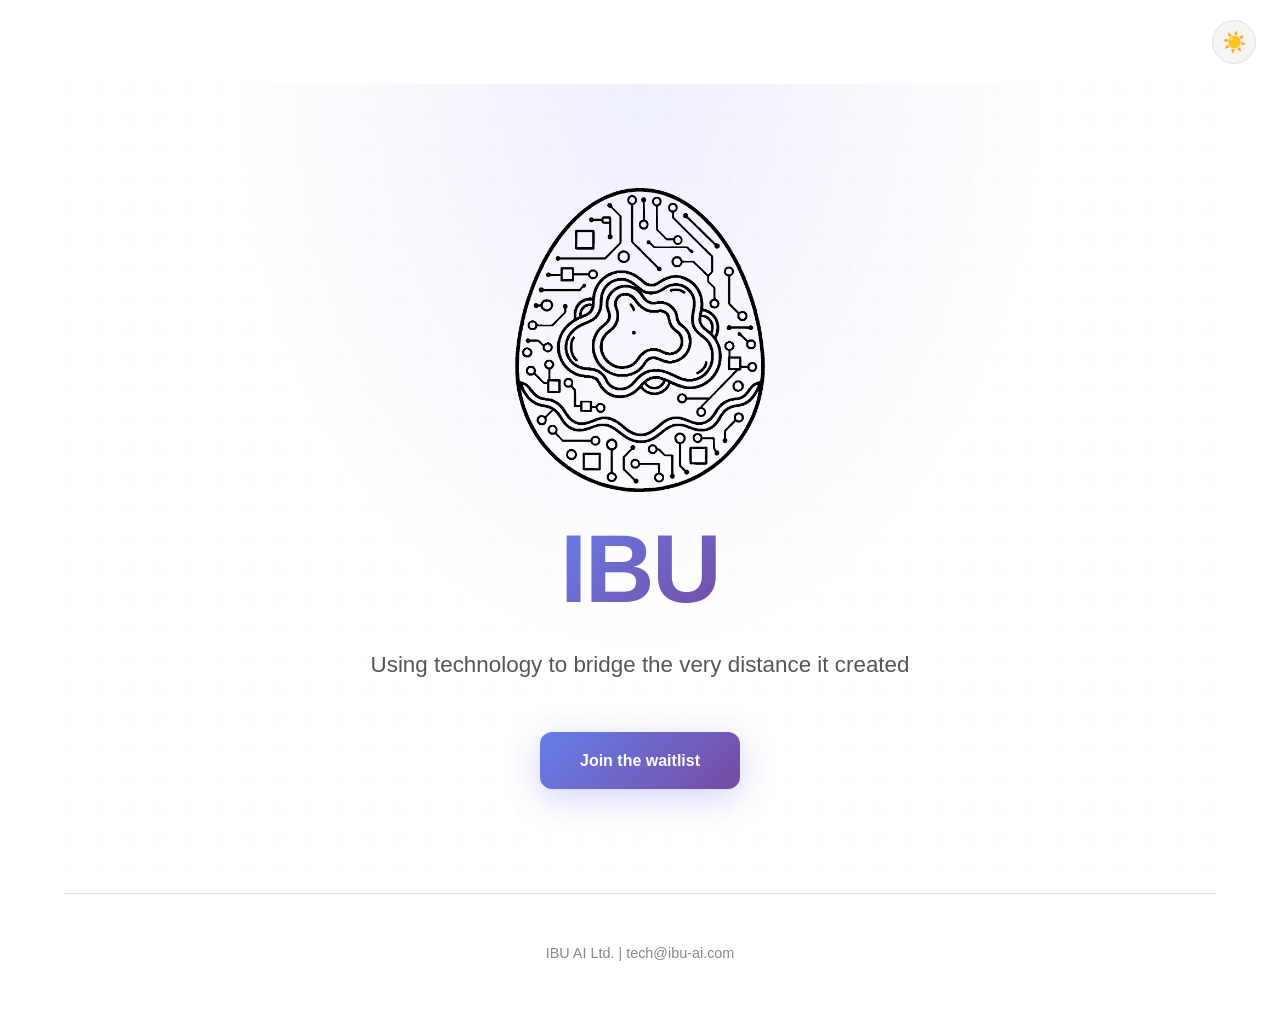
<file: index.html>
<!DOCTYPE html>
<html lang="en">
<head>
    <meta charset="UTF-8">
    <meta name="viewport" content="width=device-width, initial-scale=1.0">
    <title>IBU</title>
    <link rel="icon" type="image/png" href="Images/ibu-logo.png">
    <meta name="description" content="Using technology to bridge the very distance it created">
    <meta property="og:site_name" content="IBU">
    <meta property="og:title" content="IBU">
    <meta property="og:description" content="Using technology to bridge the very distance it created">
    <meta property="og:image" content="https://ibu-ai.com/Images/ibu-logo.png">
    <meta property="og:image:type" content="image/png">
    <meta property="og:image:width" content="300">
    <meta property="og:image:height" content="300">
    <meta property="og:url" content="https://ibu-ai.com">
    <meta property="og:type" content="website">
    <meta name="twitter:card" content="summary">
    <meta name="twitter:title" content="IBU">
    <meta name="twitter:description" content="Using technology to bridge the very distance it created">
    <meta name="twitter:image" content="https://ibu-ai.com/Images/ibu-logo.png">
    <link rel="stylesheet" href="styles.css">
    <script type="text/javascript">
        (function (f, b) { if (!b.__SV) { var e, g, i, h; window.mixpanel = b; b._i = []; b.init = function (e, f, c) { function g(a, d) { var b = d.split("."); 2 == b.length && ((a = a[b[0]]), (d = b[1])); a[d] = function () { a.push([d].concat(Array.prototype.slice.call(arguments, 0))); }; } var a = b; "undefined" !== typeof c ? (a = b[c] = []) : (c = "mixpanel"); a.people = a.people || []; a.toString = function (a) { var d = "mixpanel"; "mixpanel" !== c && (d += "." + c); a || (d += " (stub)"); return d; }; a.people.toString = function () { return a.toString(1) + ".people (stub)"; }; i = "disable time_event track track_pageview track_links track_forms track_with_groups add_group set_group remove_group register register_once alias unregister identify name_tag set_config reset opt_in_tracking opt_out_tracking has_opted_in_tracking has_opted_out_tracking clear_opt_in_out_tracking start_batch_senders people.set people.set_once people.unset people.increment people.append people.union people.track_charge people.clear_charges people.delete_user people.remove".split(" "); for (h = 0; h < i.length; h++) g(a, i[h]); var j = "set set_once union unset remove delete".split(" "); a.get_group = function () { function b(c) { d[c] = function () { call2_args = arguments; call2 = [c].concat(Array.prototype.slice.call(call2_args, 0)); a.push([e, call2]); }; } for (var d = {}, e = ["get_group"].concat(Array.prototype.slice.call(arguments, 0)), c = 0; c < j.length; c++) b(j[c]); return d; }; b._i.push([e, f, c]); }; b.__SV = 1.2; e = f.createElement("script"); e.type = "text/javascript"; e.async = !0; e.src = "undefined" !== typeof MIXPANEL_CUSTOM_LIB_URL ? MIXPANEL_CUSTOM_LIB_URL : "file:" === f.location.protocol && "//cdn.mxpnl.com/libs/mixpanel-2-latest.min.js".match(/^\/\//) ? "https://cdn.mxpnl.com/libs/mixpanel-2-latest.min.js" : "//cdn.mxpnl.com/libs/mixpanel-2-latest.min.js"; g = f.getElementsByTagName("script")[0]; g.parentNode.insertBefore(e, g); } })(document, window.mixpanel || []);
        mixpanel.init("b8c08e5a4fe61e4b5e34867ce67d7191", { track_pageview: false, persistence: "localStorage" });
    </script>
</head>
<body>
    <header>
        <button id="theme-toggle" class="theme-toggle" aria-label="Toggle theme">
            <span class="theme-icon">🌙</span>
        </button>
    </header>
    <div class="container">
        <main>
            <section id="home" class="hero">
                <img src="Images/RaizooEgg.png" alt="IBU" class="hero-logo">
                <h1 class="hero-title">IBU</h1>
                <p class="slogan">Using technology to bridge the very distance it created</p>

                <div class="cta">
                    <a href="https://waitlist.ibu-ai.com" class="btn-primary btn-link" data-cta="landing_join_waitlist">Join the waitlist</a>
                </div>
            </section>
        </main>

        <footer>
            <p>IBU AI Ltd. | tech@ibu-ai.com</p>
        </footer>
    </div>

    <script src="script.js"></script>
</body>
</html>
</file>
<file: styles.css>
* {
    margin: 0;
    padding: 0;
    box-sizing: border-box;
}

:root {
    --bg-primary: #0a0a0a;
    --bg-secondary: #111111;
    --bg-tertiary: #1a1a1a;
    --text-primary: #ffffff;
    --text-secondary: #a0a0a0;
    --text-tertiary: #666666;
    --accent: #6366f1;
    --accent-hover: #4f46e5;
    --border: #2a2a2a;
    --gradient: linear-gradient(135deg, #667eea 0%, #764ba2 100%);
}

[data-theme="light"] {
    --bg-primary: #ffffff;
    --bg-secondary: #f5f5f5;
    --bg-tertiary: #e5e5e5;
    --text-primary: #0a0a0a;
    --text-secondary: #555555;
    --text-tertiary: #888888;
    --border: #e0e0e0;
}

body {
    font-family: -apple-system, BlinkMacSystemFont, 'Segoe UI', Roboto, 'Inter', sans-serif;
    background: var(--bg-primary);
    color: var(--text-primary);
    line-height: 1.6;
    overflow-x: hidden;
    padding-top: 84px;
}

.container {
    max-width: 1200px;
    margin: 0 auto;
    padding: 0 24px;
}

/* Header */
header {
    position: fixed;
    top: 0;
    left: 0;
    right: 0;
    padding: 20px 24px;
    display: flex;
    justify-content: flex-end;
    z-index: 100;
}

.theme-toggle {
    background: var(--bg-secondary);
    border: 1px solid var(--border);
    border-radius: 50%;
    width: 44px;
    height: 44px;
    padding: 0;
    display: flex;
    align-items: center;
    justify-content: center;
    font-size: 1.25rem;
    cursor: pointer;
    transition: all 0.3s ease;
}

.theme-toggle:hover {
    border-color: var(--accent);
    transform: scale(1.05);
}

.theme-toggle:active {
    transform: scale(0.95);
}



/* Hero Section */
.hero {
    min-height: 90vh;
    display: flex;
    flex-direction: column;
    justify-content: center;
    align-items: center;
    text-align: center;
    padding: 0;
    position: relative;
    background: radial-gradient(ellipse at top, rgba(99, 102, 241, 0.1) 0%, transparent 50%);
}

.hero::before {
    content: '';
    position: absolute;
    top: 0;
    left: 0;
    right: 0;
    bottom: 0;
    background: url("data:image/svg+xml,%3Csvg width='60' height='60' viewBox='0 0 60 60' xmlns='http://www.w3.org/2000/svg'%3E%3Cg fill='none' fill-rule='evenodd'%3E%3Cg fill='%236366f1' fill-opacity='0.03'%3E%3Cpath d='M36 34v-4h-2v4h-4v2h4v4h2v-4h4v-2h-4zm0-30V0h-2v4h-4v2h4v4h2V6h4V4h-4zM6 34v-4H4v4H0v2h4v4h2v-4h4v-2H6zM6 4V0H4v4H0v2h4v4h2V6h4V4H6z'/%3E%3C/g%3E%3C/g%3E%3C/svg%3E");
    opacity: 0.5;
}

.hero-title {
    font-size: clamp(3rem, 8vw, 6rem);
    font-weight: 900;
    line-height: 1.1;
    margin-bottom: 24px;
    background: var(--gradient);
    -webkit-background-clip: text;
    -webkit-text-fill-color: transparent;
    background-clip: text;
    letter-spacing: -2px;
    animation: fadeInUp 0.8s ease-out;
}

.hero-logo {
    width: clamp(150px, 30vw, 250px);
    height: auto;
    margin-bottom: 24px;
    animation: fadeInUp 0.8s ease-out;
    filter: brightness(0) invert(1);
}

[data-theme="light"] .hero-logo {
    filter: brightness(0) invert(0);
}

.slogan {
    font-size: clamp(1.1rem, 2vw, 1.4rem);
    color: var(--text-secondary);
    max-width: 600px;
    margin-bottom: 48px;
    font-weight: 400;
    line-height: 1.7;
    animation: fadeInUp 0.8s ease-out 0.2s both;
}

.cta {
    display: flex;
    gap: 16px;
    justify-content: center;
    flex-wrap: wrap;
    animation: fadeInUp 0.8s ease-out 0.4s both;
}

button {
    padding: 16px 32px;
    border: none;
    border-radius: 12px;
    font-size: 1rem;
    font-weight: 600;
    cursor: pointer;
    transition: all 0.3s ease;
    position: relative;
    overflow: hidden;
}

.btn-primary {
    background: var(--gradient);
    color: white;
    box-shadow: 0 8px 32px rgba(99, 102, 241, 0.3);
}

.btn-primary:hover {
    transform: translateY(-2px);
    box-shadow: 0 12px 40px rgba(99, 102, 241, 0.4);
}

.btn-secondary {
    background: transparent;
    color: var(--text-primary);
    border: 1px solid var(--border);
}

.btn-secondary:hover {
    background: var(--bg-secondary);
    border-color: var(--accent);
    transform: translateY(-2px);
}

/* Sections */
section {
    padding: 120px 0;
    border-bottom: 1px solid var(--border);
}

section h2 {
    font-size: clamp(2rem, 4vw, 3rem);
    font-weight: 800;
    margin-bottom: 24px;
    text-align: center;
    background: var(--gradient);
    -webkit-background-clip: text;
    -webkit-text-fill-color: transparent;
    background-clip: text;
    letter-spacing: -1px;
}

section p {
    font-size: 1.1rem;
    color: var(--text-secondary);
    text-align: center;
    max-width: 600px;
    margin: 0 auto;
    line-height: 1.7;
}

/* Contact Form */
.contact {
    text-align: center;
}

.contact form {
    max-width: 400px;
    margin: 48px auto 0;
    display: flex;
    flex-direction: column;
    gap: 16px;
}

input {
    padding: 16px;
    background: var(--bg-secondary);
    border: 1px solid var(--border);
    border-radius: 12px;
    color: var(--text-primary);
    font-size: 1rem;
    transition: all 0.3s ease;
}

input:focus {
    outline: none;
    border-color: var(--accent);
    box-shadow: 0 0 0 3px rgba(99, 102, 241, 0.1);
}

input::placeholder {
    color: var(--text-tertiary);
}

/* Waitlist page hero: compact so the form + info fit on mobile */
.waitlist-hero {
    min-height: auto;
    padding: 24px 0 8px;
}

.hero-logo-small {
    width: clamp(72px, 16vw, 110px);
    margin-bottom: 14px;
}

.hero-title-sm {
    font-size: clamp(1.9rem, 6vw, 3rem);
    margin-bottom: 10px;
}

.hero-title-sm .by {
    -webkit-text-fill-color: initial;
    background: none;
    color: var(--text-secondary);
    font-weight: 600;
    font-size: 0.5em;
}

/* Waitlist form: stacked, thin inputs, mobile-first */
.waitlist-form {
    display: flex;
    flex-direction: column;
    gap: 14px;
    width: 100%;
    max-width: 340px;
    margin: 8px auto 0;
    text-align: left;
    animation: fadeInUp 0.8s ease-out 0.4s both;
}

.field {
    display: flex;
    flex-direction: column;
    gap: 6px;
}

.field-label {
    font-size: 0.82rem;
    color: var(--text-secondary);
    padding-left: 2px;
}

.field-label .req { color: #f87171; font-weight: 700; }
.field-label .opt { color: var(--text-tertiary); font-weight: 400; }

.waitlist-form input {
    width: 100%;
    padding: 11px 14px;
    font-size: 0.95rem;
    border-radius: 10px;
}

.waitlist-form .btn-primary {
    margin-top: 4px;
    padding: 13px 24px;
    width: 100%;
}

.waitlist-message {
    margin-top: 16px;
    min-height: 1.4em;
    text-align: center;
    font-size: 0.95rem;
    color: var(--text-secondary);
}

.waitlist-message.success { color: #34d399; }
.waitlist-message.error { color: #f87171; }

/* Incentive badge: early-signup perk, shown above the form */
.incentive-badge {
    display: inline-block;
    max-width: 380px;
    margin: 0 auto 20px;
    padding: 10px 18px;
    border-radius: 999px;
    background: rgba(99, 102, 241, 0.12);
    border: 1px solid rgba(99, 102, 241, 0.3);
    color: var(--text-primary);
    font-size: 0.85rem;
    font-weight: 600;
    line-height: 1.4;
    animation: fadeInUp 0.8s ease-out 0.1s both;
}

/* Live signup counter */
.waitlist-counter {
    margin-top: 10px;
    text-align: center;
    font-size: 0.85rem;
    color: var(--text-tertiary);
    min-height: 1.2em;
}

/* Scroll hint: nudges toward the info section without leaving the fold */
.scroll-hint {
    display: flex;
    flex-direction: column;
    align-items: center;
    gap: 2px;
    margin-top: 20px;
    text-decoration: none;
    color: var(--text-secondary);
    font-size: 0.82rem;
    font-weight: 600;
    opacity: 0.85;
    transition: opacity 0.2s ease, color 0.2s ease;
}

.scroll-hint:hover {
    opacity: 1;
    color: var(--accent);
}

.scroll-hint-arrow {
    font-size: 1rem;
    animation: bounce 1.8s ease-in-out infinite;
}

@keyframes bounce {
    0%, 100% { transform: translateY(0); }
    50% { transform: translateY(4px); }
}

/* Try Yoodolon chat widget */
.try-chat {
    max-width: 560px;
    margin: 0 auto;
    padding: 64px 0;
}

.try-chat h2 {
    margin-bottom: 12px;
}

.try-chat .spark {
    -webkit-text-fill-color: initial;
    background: none;
}

.try-chat-intro {
    margin-bottom: 10px !important;
}

.try-chat-disclaimer {
    font-size: 0.8rem !important;
    color: var(--text-tertiary) !important;
    margin-bottom: 28px !important;
}

.sr-only {
    position: absolute;
    width: 1px;
    height: 1px;
    padding: 0;
    margin: -1px;
    overflow: hidden;
    clip: rect(0, 0, 0, 0);
    white-space: nowrap;
    border: 0;
}

.chat-thread {
    display: flex;
    flex-direction: column;
    gap: 12px;
    min-height: 0;
    margin-bottom: 12px;
}

.chat-bubble {
    max-width: 85%;
    padding: 12px 16px;
    border-radius: 16px;
    font-size: 0.95rem;
    line-height: 1.5;
    white-space: pre-wrap;
    word-break: break-word;
    animation: fadeInUp 0.4s ease-out both;
}

.chat-bubble-user {
    align-self: flex-end;
    background: var(--gradient);
    color: #fff;
    border-bottom-right-radius: 4px;
}

.chat-bubble-bot {
    align-self: flex-start;
    background: var(--bg-tertiary);
    border: 1px solid var(--border);
    color: var(--text-primary);
    border-bottom-left-radius: 4px;
}

.chat-bubble-bot-label {
    display: block;
    font-size: 0.72rem;
    font-weight: 700;
    letter-spacing: 0.02em;
    color: var(--text-tertiary);
    margin-bottom: 4px;
}

.chat-copy-row {
    align-self: flex-start;
    display: flex;
    align-items: center;
    gap: 8px;
    margin-top: -4px;
}

.chat-copy-btn {
    padding: 6px 12px;
    font-size: 0.78rem;
    font-weight: 600;
    border-radius: 8px;
    background: transparent;
    border: 1px solid var(--border);
    color: var(--text-secondary);
}

.chat-copy-btn:hover {
    border-color: var(--accent);
    color: var(--accent);
}

.chat-copy-fallback {
    font-size: 0.8rem;
    padding: 6px 10px;
    border-radius: 8px;
    background: var(--bg-secondary);
    border: 1px solid var(--border);
    color: var(--text-primary);
    width: 100%;
}

.chat-loading {
    font-size: 0.85rem;
    color: var(--text-tertiary);
    margin-bottom: 12px;
    transition: color 0.3s ease;
}

.chat-loading.slow {
    color: var(--accent);
}

.chat-form {
    display: flex;
    gap: 10px;
    align-items: flex-end;
}

.chat-form textarea {
    flex: 1;
    resize: none;
    padding: 12px 14px;
    background: var(--bg-secondary);
    border: 1px solid var(--border);
    border-radius: 12px;
    color: var(--text-primary);
    font-family: inherit;
    font-size: 0.95rem;
}

.chat-form textarea:focus {
    outline: none;
    border-color: var(--accent);
    box-shadow: 0 0 0 3px rgba(99, 102, 241, 0.1);
}

.chat-form .btn-primary {
    padding: 12px 20px;
    white-space: nowrap;
}

.chat-error {
    margin-top: 10px;
    font-size: 0.88rem;
    color: #f87171;
}

.chat-remaining {
    margin-top: 10px;
    font-size: 0.8rem;
    color: var(--text-tertiary);
}

.chat-cap-cta {
    margin-top: 16px;
    text-align: center;
}

/* Link styled as a button (main-site CTA) */
.btn-link {
    display: inline-block;
    text-decoration: none;
    text-align: center;
    padding: 16px 40px;
    border-radius: 12px;
    font-size: 1rem;
    font-weight: 600;
    transition: all 0.3s ease;
}

/* Yoodolon info section */
/* This is the page's lead section -- trim the generic 120px section padding
   so the hook isn't pushed below the fold by dead space. */
.yoodolon-info {
    max-width: 640px;
    margin: 0 auto;
    text-align: left;
    padding-top: 32px;
}

.yoodolon-tagline {
    text-align: center;
    font-style: italic;
    font-weight: 600;
    color: var(--text-primary);
    background: var(--gradient);
    -webkit-background-clip: text;
    -webkit-text-fill-color: transparent;
    background-clip: text;
    margin-bottom: 40px;
    font-size: clamp(1.05rem, 2.2vw, 1.35rem);
}

.yoodolon-info h2 {
    text-align: left;
    display: flex;
    align-items: center;
    gap: 12px;
    margin-bottom: 20px;
}

.yoodolon-info .spark {
    -webkit-text-fill-color: initial;
    background: none;
    font-size: 1.6rem;
}

.yoodolon-info p {
    text-align: left;
    margin: 0 0 16px;
    color: var(--text-secondary);
    font-size: 1.05rem;
}

.yoodolon-card {
    background: var(--bg-tertiary);
    border: 1px solid var(--border);
    border-radius: 12px;
    padding: 20px;
    margin: 24px 0;
}

.yoodolon-card-title {
    display: block;
    font-weight: 700;
    color: var(--text-primary);
    margin-bottom: 8px;
}

.yoodolon-card p {
    margin: 0;
    font-size: 0.95rem;
    color: var(--text-tertiary);
}

.quest-note {
    font-size: 0.9rem !important;
    color: var(--text-tertiary) !important;
    text-align: center !important;
}

/* Footer */
footer {
    text-align: center;
    padding: 48px 0;
    color: var(--text-tertiary);
    font-size: 0.9rem;
}

/* Animations */
@keyframes fadeInUp {
    from {
        opacity: 0;
        transform: translateY(30px);
    }
    to {
        opacity: 1;
        transform: translateY(0);
    }
}

/* Mobile Responsive */
@media (max-width: 768px) {
    header {
        flex-direction: column;
        gap: 24px;
        padding: 24px 0;
    }
    
    nav {
        gap: 24px;
    }
    
    .container {
        padding: 0 16px;
    }
    
    .cta {
        flex-direction: column;
        align-items: center;
        width: 100%;
    }
    
    button {
        width: 100%;
        max-width: 300px;
    }
    
    section {
        padding: 80px 0;
    }
}
</file>
